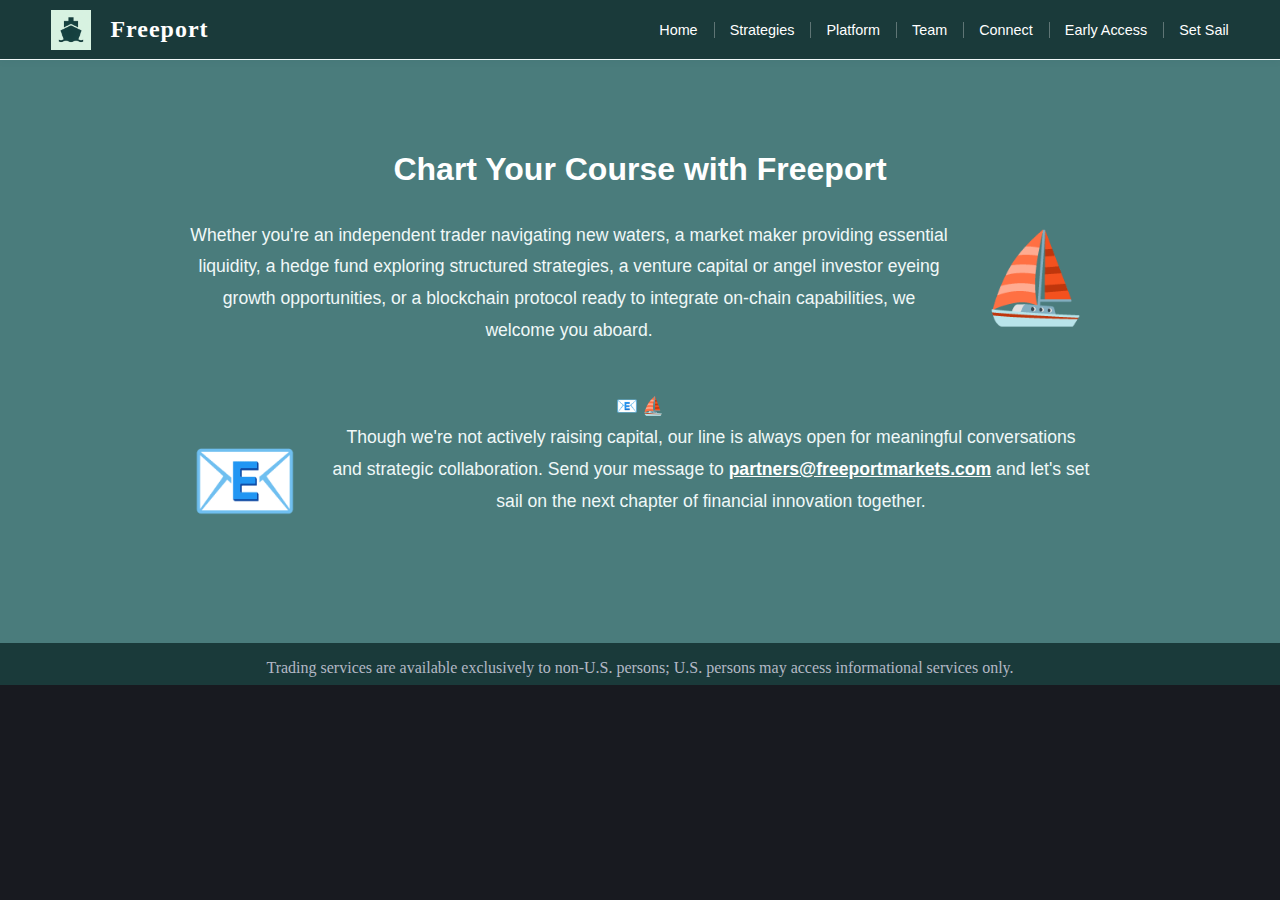
<file: contact.html>
<!DOCTYPE html>
<html lang="en">
<head>
  <meta charset="UTF-8">
  <meta name="viewport" content="width=device-width,initial-scale=1.0">
  <title>Contact Us | Freeport</title>
  <link rel="icon" type="image/png" href="freeport.png">
  <link rel="stylesheet" href="styles.css">
  <link href="https://fonts.googleapis.com/css2?family=Inter:wght@700;500;400&display=swap" rel="stylesheet">
</head>
<body>
  <header>
    <div class="logo-img-wrap">
      <img src="freeport.png" alt="Freeport Logo" class="logo-img" />
      <div class="mobile-dropdown-trigger">
        <div class="logo-text">Freeport</div>
        <div class="dropdown-arrow">▼</div>
      </div>
    </div>
    <nav class="desktop-nav">
      <a href="index.html" class="home-nav">Home</a>
      <a href="index.html#offer">Strategies</a>
      <a href="index.html#how">Platform</a>
      <a href="team.html">Team</a>
      <a href="contact.html">Connect</a>
      <a href="early-access.html" class="cta-nav">Early Access</a>
      <a href="login.html" class="cta-nav">Set Sail</a>
    </nav>
    <nav class="mobile-nav">
      <a href="index.html">Home</a>
      <a href="index.html#offer">Strategies</a>
      <a href="index.html#how">Platform</a>
      <a href="team.html">Team</a>
      <a href="contact.html">Connect</a>
      <a href="early-access.html">Early Access</a>
      <a href="login.html">Set Sail</a>
    </nav>
  </header>

  <section id="contact" class="section contact">
    <h2 class="contact-headline">Chart Your Course with Freeport</h2>
    
    <div class="contact-content">
      <div class="contact-message">
        <div class="message-with-icon">
          <p>Whether you're an independent trader navigating new waters, a market maker providing essential liquidity, a hedge fund exploring structured strategies, a venture capital or angel investor eyeing growth opportunities, or a blockchain protocol ready to integrate on-chain capabilities, we welcome you aboard.</p>
          <a href="mailto:partners@freeportmarkets.com" class="icon-link"><div class="sailboat-icon">⛵</div></a>
        </div>
        
        <div class="contact-emoji-container">
          <span class="contact-emoji">📧</span>
          <span class="contact-emoji">⛵</span>
        </div>
        
        <div class="message-with-icon">
          <a href="mailto:partners@freeportmarkets.com" class="icon-link"><div class="bottle-icon">📧</div></a>
          <p>Though we're not actively raising capital, our line is always open for meaningful conversations and strategic collaboration. Send your message to <a href="mailto:partners@freeportmarkets.com" class="email-link">partners@freeportmarkets.com</a> and let's set sail on the next chapter of financial innovation together.</p>
        </div>
      </div>
    </div>
  </section>

  <footer>
    <div class="footer-content">
      <span>Trading services are available exclusively to non-U.S. persons; U.S. persons may access informational services only.</span>
    </div>
  </footer>

  <script>
    // Mobile dropdown functionality
    document.addEventListener('DOMContentLoaded', function() {
      const dropdownTrigger = document.querySelector('.mobile-dropdown-trigger');
      const mobileNav = document.querySelector('.mobile-nav');
      const dropdownArrow = document.querySelector('.dropdown-arrow');
      
      if (dropdownTrigger && mobileNav) {
        dropdownTrigger.addEventListener('click', function(e) {
          e.preventDefault();
          e.stopPropagation();
          dropdownTrigger.classList.toggle('active');
          mobileNav.classList.toggle('active');
          if (dropdownArrow) {
            dropdownArrow.style.transform = mobileNav.classList.contains('active') ? 'rotate(180deg)' : 'rotate(0deg)';
          }
        });
        
        // Close dropdown when clicking outside
        document.addEventListener('click', function(e) {
          if (!dropdownTrigger.contains(e.target) && !mobileNav.contains(e.target)) {
            dropdownTrigger.classList.remove('active');
            mobileNav.classList.remove('active');
            if (dropdownArrow) {
              dropdownArrow.style.transform = 'rotate(0deg)';
            }
          }
        });
      }
    });
  </script>
</body>
</html>
</file>
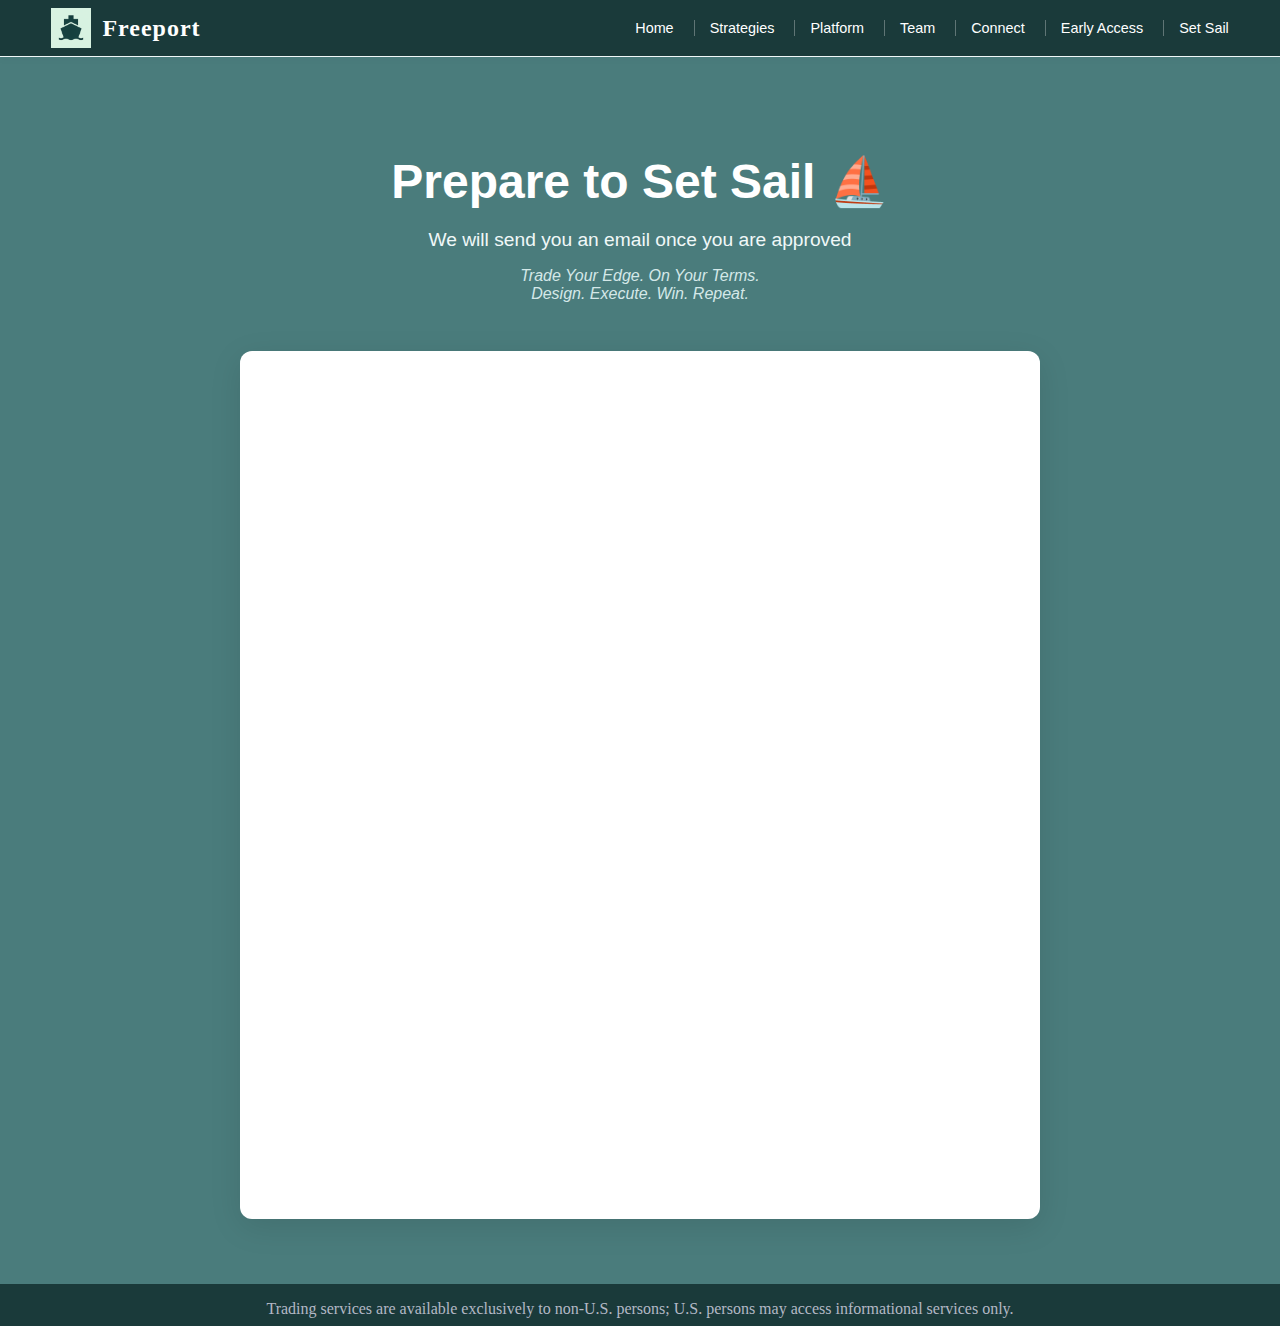
<file: early-access.html>
<!DOCTYPE html>
<html lang="en">
<head>
  <meta charset="UTF-8">
  <meta name="viewport" content="width=device-width,initial-scale=1.0">
  <title>Request Early Access | Freeport</title>
  <link rel="icon" type="image/png" href="freeport.png">
  <link rel="stylesheet" href="styles.css">
  <link href="https://fonts.googleapis.com/css2?family=Inter:wght@700;500;400&display=swap" rel="stylesheet">
</head>
<body>
  <header>
    <div class="logo-img-wrap">
      <img src="freeport.png" alt="Freeport Logo" class="logo-img" />
      <div class="logo-text">Freeport</div>
    </div>
    <nav>
      <a href="index.html" class="home-nav">Home</a>
      <a href="index.html#offer">Strategies</a>
      <a href="index.html#how">Platform</a>
      <a href="team.html">Team</a>
      <a href="contact.html">Connect</a>
      <a href="early-access.html" class="cta-nav">Early Access</a>
      <a href="login.html" class="cta-nav">Set Sail</a>
    </nav>
  </header>

  <section id="early-access" class="section">
    <div class="early-access-content">
      <h1 class="early-access-headline">Prepare to Set Sail <span class="sailboat-emoji">⛵</span></h1>
      <p class="early-access-subtitle">We will send you an email once you are approved</p>
      <p class="early-access-tagline"><em>Trade Your Edge. On Your Terms.<br>Design. Execute. Win. Repeat.</em></p>
      
      <div class="form-container">
        <iframe 
          src="https://forms.gle/M2sntFXnU7AHGeD47" 
          width="100%" 
          height="800px" 
          frameborder="0" 
          marginheight="0" 
          marginwidth="0">
          Loading…
        </iframe>
      </div>
    </div>
  </section>

  <footer>
    <div class="footer-content">
      <span>Trading services are available exclusively to non-U.S. persons; U.S. persons may access informational services only.</span>
    </div>
  </footer>
</body>
</html>
</file>
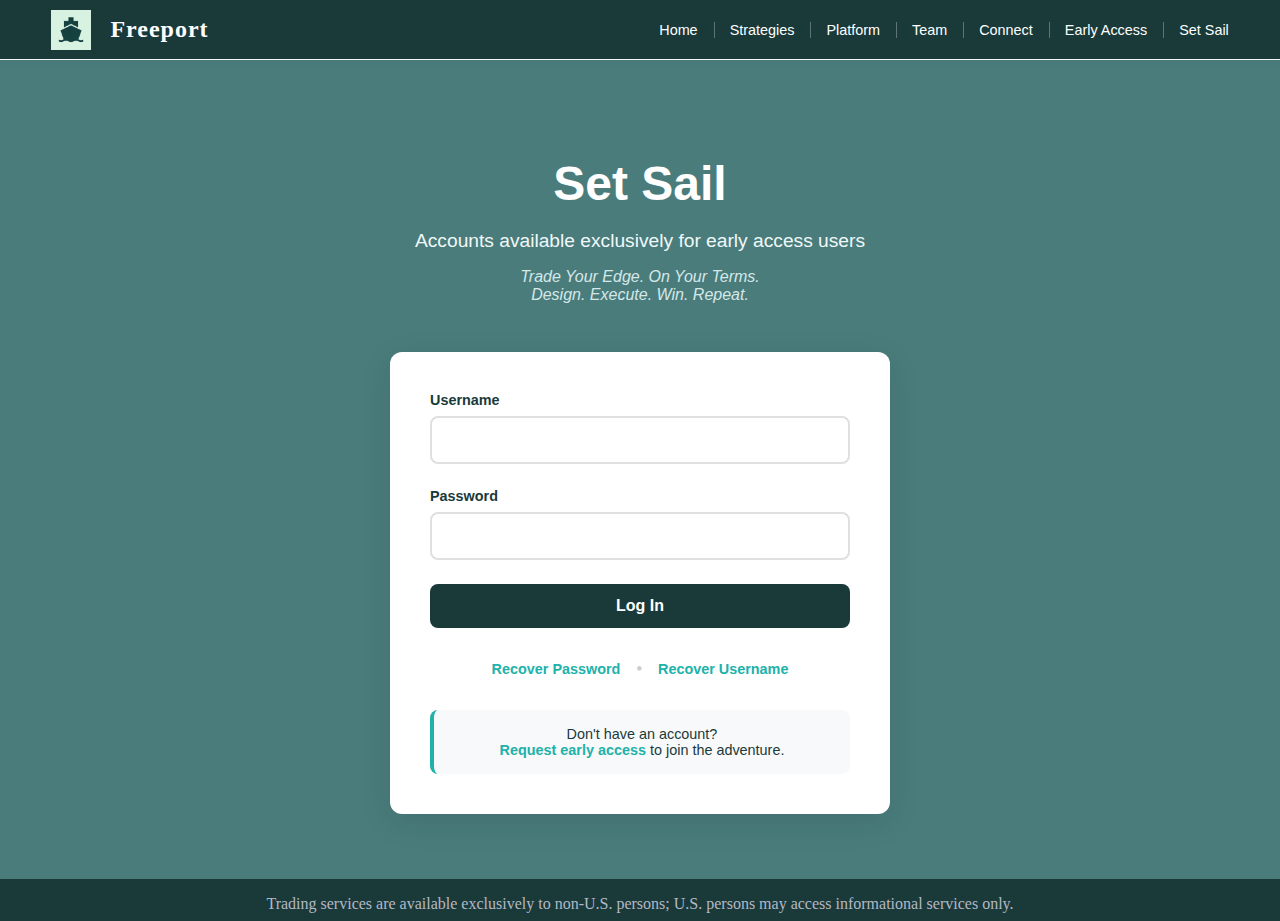
<file: login.html>
<!DOCTYPE html>
<html lang="en">
<head>
  <meta charset="UTF-8">
  <meta name="viewport" content="width=device-width,initial-scale=1.0">
  <title>Set Sail | Freeport</title>
  <link rel="icon" type="image/png" href="freeport.png">
  <link rel="stylesheet" href="styles.css">
  <link href="https://fonts.googleapis.com/css2?family=Inter:wght@700;500;400&display=swap" rel="stylesheet">
</head>
<body>
  <header>
    <div class="logo-img-wrap">
      <img src="freeport.png" alt="Freeport Logo" class="logo-img" />
      <div class="logo-text mobile-dropdown-trigger">Freeport</div>
      <div class="dropdown-arrow">▼</div>
    </div>
    <nav class="desktop-nav">
      <a href="index.html" class="home-nav">Home</a>
      <a href="index.html#offer">Strategies</a>
      <a href="index.html#how">Platform</a>
      <a href="team.html">Team</a>
      <a href="contact.html">Connect</a>
      <a href="early-access.html" class="cta-nav">Early Access</a>
      <a href="login.html" class="cta-nav">Set Sail</a>
    </nav>
    <nav class="mobile-nav">
      <a href="index.html">Home</a>
      <a href="index.html#offer">Strategies</a>
      <a href="index.html#how">Platform</a>
      <a href="team.html">Team</a>
      <a href="contact.html">Connect</a>
      <a href="early-access.html">Early Access</a>
      <a href="login.html">Set Sail</a>
    </nav>
  </header>

  <section id="login" class="section">
    <div class="login-content">
      <h1 class="login-headline">Set Sail</h1>
      <p class="login-subtitle">Accounts available exclusively for early access users</p>
      <p class="login-tagline"><em>Trade Your Edge. On Your Terms.<br>Design. Execute. Win. Repeat.</em></p>
      
      <div class="login-container">
        <form class="login-form">
          <div class="form-group">
            <label for="username">Username</label>
            <input type="text" id="username" name="username" required>
          </div>
          
          <div class="form-group">
            <label for="password">Password</label>
            <input type="password" id="password" name="password" required>
          </div>
          
          <button type="submit" class="login-btn">Log In</button>
        </form>
        
        <div class="login-options">
          <a href="#" class="login-link">Recover Password</a>
          <span class="login-divider">•</span>
          <a href="#" class="login-link">Recover Username</a>
        </div>
        
        <div class="login-notice">
          <p>Don't have an account?</p>
          <p><a href="early-access.html">Request early access</a> to join the adventure.</p>
        </div>
      </div>
    </div>
  </section>

  <footer>
    <div class="footer-content">
      <span>Trading services are available exclusively to non-U.S. persons; U.S. persons may access informational services only.</span>
    </div>
  </footer>

  <script>
    // Mobile dropdown functionality
    document.addEventListener('DOMContentLoaded', function() {
      const dropdownTrigger = document.querySelector('.mobile-dropdown-trigger');
      const mobileNav = document.querySelector('.mobile-nav');
      const dropdownArrow = document.querySelector('.dropdown-arrow');
      
      if (dropdownTrigger && mobileNav) {
        dropdownTrigger.addEventListener('click', function(e) {
          e.preventDefault();
          e.stopPropagation();
          dropdownTrigger.classList.toggle('active');
          mobileNav.classList.toggle('active');
          if (dropdownArrow) {
            dropdownArrow.style.transform = mobileNav.classList.contains('active') ? 'rotate(180deg)' : 'rotate(0deg)';
          }
        });
        
        // Close dropdown when clicking outside
        document.addEventListener('click', function(e) {
          if (!dropdownTrigger.contains(e.target) && !mobileNav.contains(e.target)) {
            dropdownTrigger.classList.remove('active');
            mobileNav.classList.remove('active');
            if (dropdownArrow) {
              dropdownArrow.style.transform = 'rotate(0deg)';
            }
          }
        });
      }
    });
  </script>
</body>
</html>
</file>
<file: styles.css>
html {
  width: 100%;
  overflow-x: hidden;
}

body {
  background: #181A20;
  color: #fff;
  font-family: Didot, serif;
  margin: 0;
  min-height: 100vh;
  width: 100%;
  overflow-x: hidden;
}

header {
  display: flex;
  justify-content: space-between;
  align-items: center;
  padding: 0.5rem 4vw 0.5rem 4vw;
  background: #1a3a3a;
  box-shadow: 0 2px 8px rgba(30,40,80,0.04);
  position: sticky;
  top: 0;
  z-index: 100;
  border-bottom: 1px solid #f0f8f8;
}
.logo-img-wrap {
  display: flex;
  align-items: center;
  gap: 0.7rem;
}

.dropdown-arrow {
  display: none;
  font-size: 1.2rem;
  color: #fff;
  margin-left: 0;
  transition: transform 0.3s ease;
  pointer-events: none;
  user-select: none;
}

.mobile-dropdown-trigger {
  cursor: pointer;
  pointer-events: auto;
  text-decoration: none;
  color: inherit;
  display: flex;
  align-items: center;
  gap: 0.5rem;
  padding: 0.5rem;
  border-radius: 4px;
  transition: background-color 0.2s ease;
}

.mobile-dropdown-trigger:hover {
  text-decoration: none;
  color: inherit;
}

.mobile-dropdown-trigger:focus {
  outline: none;
  text-decoration: none;
  color: inherit;
}

.mobile-dropdown-trigger.active .dropdown-arrow {
  transform: rotate(180deg);
}

.mobile-dropdown-trigger:hover {
  background-color: rgba(255, 255, 255, 0.1);
}
.logo-img {
  height: 40px;
}
.logo-text {
  font-size: 1.5rem;
  font-weight: 700;
  color: #fff;
  display: flex;
  align-items: flex-end;
  letter-spacing: 1px;
}
.desktop-nav {
  display: flex;
  align-items: center;
}

.mobile-nav {
  display: none;
  position: absolute;
  top: 100%;
  left: 0;
  right: 0;
  background: #1a3a3a;
  flex-direction: column;
  padding: 1rem 0;
  box-shadow: 0 4px 8px rgba(0,0,0,0.1);
  z-index: 99;
  transform: translateY(-20px);
  opacity: 0;
  visibility: hidden;
  transition: all 0.4s cubic-bezier(0.4, 0, 0.2, 1);
}

.mobile-nav.active {
  display: flex;
  transform: translateY(0);
  opacity: 1;
  visibility: visible;
}

.mobile-nav a {
  padding: 0.5rem 2rem;
  text-decoration: none;
  color: #ffffff;
  font-weight: 500;
  font-size: 1.1rem;
  font-family: -apple-system, BlinkMacSystemFont, "Segoe UI", Roboto, sans-serif;
  transition: background 0.2s;
  border-bottom: 1px solid rgba(255,255,255,0.1);
  display: flex;
  align-items: center;
  width: 100%;
  text-align: left;
  background: none;
  border-radius: 0;
  box-shadow: none;
  margin: 0;
  min-height: 48px;
}

.mobile-nav a:last-child {
  border-bottom: none;
}

/* Add thicker divider between Early Access and Set Sail */
.mobile-nav a[href="early-access.html"] {
  border-bottom: 1px solid rgba(255,255,255,0.1);
}

.mobile-nav a.cta-nav {
  background: none !important;
  color: #ffffff !important;
  font-weight: 500 !important;
  padding: 0.3rem 2rem !important;
  border-radius: 0 !important;
  font-size: 1.1rem !important;
  font-family: -apple-system, BlinkMacSystemFont, "Segoe UI", Roboto, sans-serif !important;
  text-decoration: none !important;
  box-shadow: none !important;
  transition: background 0.2s !important;
  margin: 0 !important;
}

.mobile-nav a:hover {
  background: rgba(255,255,255,0.1);
}

/* Add vertical lines to mobile navigation */
.mobile-nav a:not(:first-child)::before {
  content: '';
  position: absolute;
  left: -0.6rem;
  top: 50%;
  transform: translateY(-50%);
  width: 1px;
  height: 1rem;
  background-color: rgba(255, 255, 255, 0.3);
}

nav a {
  margin-left: 2rem;
  text-decoration: none;
  color: #ffffff;
  font-weight: 500;
  font-size: 0.9rem;
  font-family: -apple-system, BlinkMacSystemFont, "Segoe UI", Roboto, sans-serif;
  transition: color 0.2s;
  position: relative;
}

nav a:not(:first-child)::before {
  content: '';
  position: absolute;
  left: -1rem;
  top: 50%;
  transform: translateY(-50%);
  width: 1px;
  height: 1rem;
  background-color: rgba(255, 255, 255, 0.3);
}
nav a:hover {
  opacity: 0.7;
  transition: opacity 0.2s ease;
}

nav a.home-nav {
  /* Same styling as other nav links */
}

nav a.cta-nav {
  background: none;
  color: #ffffff;
  font-weight: 500;
  padding: 0;
  border-radius: 0;
  font-size: 0.9rem;
  font-family: -apple-system, BlinkMacSystemFont, "Segoe UI", Roboto, sans-serif;
  text-decoration: none;
  box-shadow: none;
  transition: opacity 0.2s ease;
  margin-left: 2rem;
}

nav a.cta-nav:hover {
  opacity: 0.7;
  transition: opacity 0.2s ease;
}

/* Team Page Styles */
.team-headline {
  font-size: 3rem;
  font-weight: 700;
  color: #0d2b2b !important;
  text-align: center;
  margin-bottom: 1rem;
  font-family: -apple-system, BlinkMacSystemFont, "Segoe UI", Roboto, sans-serif;
}

.team-subtitle {
  font-size: 1.2rem;
  color: #0d2b2b;
  text-align: center;
  margin-bottom: 3rem;
  max-width: 800px;
  margin-left: auto;
  margin-right: auto;
  line-height: 1.6;
  font-family: -apple-system, BlinkMacSystemFont, "Segoe UI", Roboto, sans-serif;
}

.team-grid {
  display: grid;
  grid-template-columns: 1fr 1fr;
  gap: 4rem;
  max-width: 1200px;
  margin: 0 auto;
  position: relative;
  z-index: 2;
}

.team-member {
  text-align: center;
  transition: transform 0.3s ease, box-shadow 0.3s ease;
  max-width: 375px;
  margin: 0 auto;
}

.team-member:hover {
  /* Hover effects removed */
}

.member-avatar {
  margin-bottom: 1.5rem;
}

.avatar-link {
  display: block;
  text-decoration: none;
  transition: transform 0.3s ease, opacity 0.2s ease;
}

.avatar-link:hover {
  transform: scale(1.05);
  opacity: 0.9;
}

.member-photo {
  width: 120px;
  height: 120px;
  border-radius: 50%;
  object-fit: cover;
  border: 3px solid #20B2AA;
  margin: 0 auto;
  display: block;
  box-shadow: 0 4px 12px rgba(32, 178, 170, 0.3);
}

.member-name {
  font-size: 1.8rem;
  font-weight: 700;
  color: #d4e8e8;
  margin-bottom: 0.5rem;
  font-family: -apple-system, BlinkMacSystemFont, "Segoe UI", Roboto, sans-serif;
}

.member-title {
  font-size: 1.4rem;
  color: #d4e8e8;
  font-weight: 600;
  margin-bottom: 1rem;
  font-family: -apple-system, BlinkMacSystemFont, "Segoe UI", Roboto, sans-serif;
}

.member-bio {
  font-size: 1.1rem;
  color: #d4e8e8;
  line-height: 1.6;
  margin: 0;
  font-family: -apple-system, BlinkMacSystemFont, "Segoe UI", Roboto, sans-serif;
}

.member-bio .highlight {
  color: #d4e8e8;
  font-weight: 700;
  transition: color 0.3s ease;
}

.member-bio .highlight:hover {
  color: #ffffff;
}

.member-links {
  margin-top: 1rem;
  display: flex;
  gap: 1.5rem;
  justify-content: center;
}

.member-link {
  font-size: 0.9rem;
  color: #d4e8e8;
  font-weight: 600;
  text-decoration: none;
  font-family: -apple-system, BlinkMacSystemFont, "Segoe UI", Roboto, sans-serif;
  transition: opacity 0.2s ease;
}

.member-link:hover {
  opacity: 0.7;
}

.link-icon {
  margin-right: 0.3rem;
}

@media (max-width: 768px) {
  .team-grid {
    grid-template-columns: 1fr;
    gap: 1.5rem;
  }
  
  .team-headline {
    font-size: 2.5rem;
  }
  
  .team-subtitle {
    font-size: 1.1rem;
  }
}

/* Early Access Page Styles */
.section#early-access {
  background: #4a7c7c;
  padding: 4rem 2rem;
}

.early-access-content {
  max-width: 800px;
  margin: 0 auto;
  text-align: center;
}

.early-access-headline {
  font-size: 3rem;
  font-weight: 700;
  color: #ffffff;
  margin-bottom: 1rem;
  font-family: -apple-system, BlinkMacSystemFont, "Segoe UI", Roboto, sans-serif;
}

.early-access-subtitle {
  font-size: 1.2rem;
  color: #f0f8f8;
  margin-bottom: 1rem;
  font-family: -apple-system, BlinkMacSystemFont, "Segoe UI", Roboto, sans-serif;
}

.early-access-tagline {
  font-size: 1rem;
  color: #d4e8e8;
  margin-bottom: 3rem;
  font-family: -apple-system, BlinkMacSystemFont, "Segoe UI", Roboto, sans-serif;
  font-style: italic;
}

.form-container {
  background: #ffffff;
  border-radius: 12px;
  padding: 2rem;
  box-shadow: 0 8px 32px rgba(0, 0, 0, 0.1);
}

.form-container iframe {
  border-radius: 8px;
}

.early-access-headline .sailboat-emoji {
  display: inline-block;
  transition: transform 0.3s cubic-bezier(0.4, 1.4, 0.6, 1);
  will-change: transform;
}
.early-access-headline .sailboat-emoji:hover {
  transform: scale(1.35) translateY(-10px) rotate(-8deg);
}

@media (max-width: 768px) {
  .early-access-headline {
    font-size: 2.5rem;
  }
  
  .early-access-subtitle {
    font-size: 1.1rem;
  }
  
  .form-container {
    padding: 1rem;
  }
}

/* Contact Page Styles */
.section#contact {
  background: #4a7c7c;
}

.section#team {
  background: transparent;
  position: relative;
  padding-top: 2rem;
  overflow: hidden;
}

.section#team::before {
  content: '';
  position: absolute;
  top: 0;
  left: 0;
  right: 0;
  bottom: 0;
  background: rgba(255, 255, 255, 0.7);
  z-index: 1;
}

.team-bg-video {
  position: absolute;
  top: 0;
  left: 0;
  width: 100%;
  height: 100%;
  object-fit: cover;
  z-index: 1;
  opacity: 1.2;
  pointer-events: none;
}

/* Removed conflicting z-index rule */

.contact-headline {
  font-size: 3rem;
  font-weight: 700;
  color: #ffffff;
  text-align: center;
  margin-bottom: 2rem;
  font-family: -apple-system, BlinkMacSystemFont, "Segoe UI", Roboto, sans-serif;
}

.contact-content {
  max-width: 900px;
  margin: 0 auto;
}

.contact-message {
  font-size: 1.1rem;
  line-height: 1.8;
  color: #f0f8f8;
}

.contact-message p {
  margin-bottom: 1.5rem;
  font-family: -apple-system, BlinkMacSystemFont, "Segoe UI", Roboto, sans-serif;
}

.message-with-icon {
  display: flex;
  align-items: flex-start;
  gap: 2rem;
  margin-bottom: 2rem;
}

.message-with-icon p {
  flex: 1;
  margin: 0;
}

.sailboat-icon {
  font-size: 5.5rem;
  color: #ffffff;
  flex-shrink: 0;
  margin-top: -1.2rem;
  transition: transform 0.3s ease;
}

.sailboat-icon:hover {
  transform: scale(1.2);
}

.bottle-icon {
  font-size: 5.5rem;
  color: #ffffff;
  flex-shrink: 0;
  margin-top: -1.2rem;
  transition: transform 0.3s ease;
}

.bottle-icon:hover {
  transform: scale(1.2);
}

.highlight-contact {
  color: #ffffff;
  font-weight: 600;
  transition: transform 0.2s ease;
}

.highlight-contact:hover {
  transform: scale(1.05);
}

.email-link {
  color: #ffffff;
  text-decoration: underline;
  font-weight: 600;
  transition: transform 0.2s ease;
}

.email-link:hover {
  transform: scale(1.05);
  text-decoration: underline;
}

.icon-link {
  text-decoration: none !important;
  cursor: pointer;
  display: flex;
  align-items: center;
}

.icon-link:focus, .icon-link:active {
  outline: none;
}

.icon-link:hover .sailboat-icon,
.icon-link:hover .bottle-icon {
  filter: brightness(1.2);
}


@media (max-width: 900px) {
  .message-with-icon {
    flex-direction: column;
    gap: 1rem;
    text-align: center;
  }
  
  .sailboat-icon,
  .bottle-icon {
    align-self: center;
    margin-top: 0;
  }
  
  .contact-headline {
    font-size: 2.5rem;
  }
}

.hero {
  background: linear-gradient(90deg, #181A20 0%, #23263a 100%);
  color: #fff;
  padding: 0;
  text-align: center;
  position: relative;
  overflow: hidden;
  min-height: 100vh;
  height: 100vh;
}

.hero-bg-video {
  position: absolute;
  top: 0; left: 0;
  width: 100%; height: 100%;
  object-fit: cover;
  z-index: 1;
  opacity: 0.70;
  pointer-events: none;
}

.hero-content {
  position: relative;
  z-index: 2;
  text-align: center;
  text-shadow: 0 2px 16px rgba(0,0,0,0.25);
  display: flex;
  flex-direction: column;
  align-items: center;
  justify-content: center;
  height: 100%;
  width: 100%;
  max-width: none;
  padding: 0 2vw;
  margin-top: -10vh;
}
.hero h1 {
  font-size: 2.8rem;
  font-weight: 700;
  margin-bottom: 1.35rem;
}

.hero h1.hero-headline {
  font-family: "Times New Roman", serif;
  font-size: 5rem;
  line-height: 1.1;
  letter-spacing: 0.02em;
  text-align: center;
  font-weight: 100;
  margin-bottom: 1rem;
  text-shadow: 0 2px 16px rgba(0,0,0,0.3);
}


.hero-subtitle {
  font-size: 1.3rem;
  color: #f0f8f8;
  margin-bottom: 2.5rem;
  font-weight: 500;
  font-family: -apple-system, BlinkMacSystemFont, "Segoe UI", Roboto, sans-serif;
}
.cta {
  display: inline-block;
  background: #1a3a3a;
  color: #ffffff;
  font-weight: 700;
  padding: 0.2em 0.5em;
  border-radius: 2em;
  font-size: 1rem;
  font-family: -apple-system, BlinkMacSystemFont, "Segoe UI", Roboto, sans-serif;
  text-decoration: none;
  box-shadow: 0 2px 8px rgba(30,40,80,0.08);
  transition: background 0.2s, color 0.2s;
}
.cta:hover {
  background: #1a3a3a;
  color: #fff;
}



.section {
  padding: 4rem 4vw 3rem 4vw;
  background: #181A20;
}

.section#how {
  background: #4a7c7c;
}

.section#vision {
  background: #f0f8f8;
  position: relative;
  overflow: hidden;
}

.vision-bg-video {
  position: absolute;
  top: 0;
  left: 0;
  width: 100%;
  height: 100%;
  object-fit: cover;
  z-index: 1;
  opacity: 0.33;
  pointer-events: none;
}

.section#vision .vision-headline,
.section#vision .vision-content {
  position: relative;
  z-index: 2;
}

.section#vision .vision-headline {
  font-size: 2.5rem;
  font-weight: 700;
  color: #2d5a5a !important;
  text-align: center;
  margin-bottom: 2rem;
  font-family: "Times New Roman", serif;
}

.vision-content {
  text-align: center;
  max-width: 900px;
  margin: 0 auto;
}

.vision-content p {
  font-size: 1.2rem;
  color: #1a3a3a;
  line-height: 1.8;
  font-family: "Times New Roman", serif;
  margin-bottom: 1.5rem;
}

.vision-highlight {
  color: #0d2b2b;
  font-weight: 600;
  background: linear-gradient(90deg, #1a3a3a, #2d5a5a);
  background-size: 200% 100%;
  background-clip: text;
  -webkit-background-clip: text;
  -webkit-text-fill-color: transparent;
  animation: visionGlow 4s ease-in-out infinite;
  transition: all 0.3s ease;
}

.vision-highlight:hover {
  transform: scale(1.02);
  filter: brightness(1.1);
}

@keyframes visionGlow {
  0%, 100% {
    background-position: 0% 50%;
  }
  50% {
    background-position: 100% 50%;
  }
}

.section#how .how-headline {
  font-size: 3rem;
  font-weight: 700;
  color: #ffffff;
  text-align: center;
  margin-bottom: 2rem;
  font-family: -apple-system, BlinkMacSystemFont, "Segoe UI", Roboto, sans-serif;
  text-transform: uppercase;
}

.section#how .how-headline span,
.backend-headline span {
  display: inline-block;
  transition: transform 0.3s ease, color 0.3s ease;
  cursor: pointer;
}

.section#how .how-headline span:hover,
.backend-headline span:hover {
  transform: scale(1.1);
  color: #d4e8e8;
}

.backend-headline {
  font-size: 3rem;
  font-weight: 700;
  color: #ffffff;
  text-align: center;
  margin-top: 3rem;
  margin-bottom: 2rem;
  font-family: -apple-system, BlinkMacSystemFont, "Segoe UI", Roboto, sans-serif;
  text-transform: uppercase;
}

.backend-headline {
  font-size: 3rem;
  font-weight: 700;
  color: #ffffff;
  text-align: center;
  margin-top: 3rem;
  margin-bottom: 2rem;
  font-family: -apple-system, BlinkMacSystemFont, "Segoe UI", Roboto, sans-serif;
  text-transform: uppercase;
}

.backend-description {
  max-width: 900px;
  margin: 0 auto;
  text-align: center;
  padding: 0 2rem;
}

.backend-description p {
  font-size: 1.1rem;
  line-height: 1.7;
  color: #ffffff;
  font-family: -apple-system, BlinkMacSystemFont, "Segoe UI", Roboto, sans-serif;
  font-weight: 400;
}

.tech-highlight {
  color: #ffffff;
  font-weight: 600;
  background: linear-gradient(90deg, #ffffff, #b8d8d8, #ffffff);
  background-size: 200% 100%;
  background-clip: text;
  -webkit-background-clip: text;
  -webkit-text-fill-color: transparent;
  animation: techGlow 3s ease-in-out infinite;
  transition: all 0.3s ease;
}

.tech-highlight:hover {
  transform: scale(1.05);
  filter: brightness(1.2);
}

@keyframes techGlow {
  0%, 100% {
    background-position: 0% 50%;
  }
  50% {
    background-position: 100% 50%;
  }
}
.section.alt {
  background: #23263a;
}
.section h2 {
  font-size: 2rem;
  font-weight: 700;
  margin-bottom: 2rem;
  color: #ffffff;
}

.about-grid, .why-grid, .market-grid, .advantage-grid {
  display: flex;
  flex-wrap: wrap;
  gap: 2rem;
  justify-content: center;
  margin-top: 2rem;
}
.about-card, .why-card, .market-card, .advantage-card {
  background: #23263a;
  border-radius: 1.2em;
  padding: 2rem 1.5rem;
  flex: 1 1 260px;
  max-width: 340px;
  text-align: left;
  box-shadow: 0 2px 8px rgba(30,40,80,0.04);
}
.about-card h3, .why-card h3, .market-card h3, .advantage-card h3 {
  color: #1a3a3a;
  font-size: 1.15rem;
  font-weight: 600;
  margin-bottom: 0.7rem;
}

.steps {
  display: flex;
  flex-wrap: wrap;
  gap: 2rem;
  justify-content: center;
  margin-top: 2rem;
}

.how-diagram {
  display: flex;
  align-items: center;
  justify-content: center;
  gap: 1.5rem;
  margin-top: 3rem;
  flex-wrap: wrap;
}

.diagram-step {
  text-align: center;
  min-width: 180px;
  max-width: 200px;
}

.diagram-image {
  margin-bottom: 1.5rem;
}

.step-img {
  width: 160px;
  height: 160px;
  object-fit: contain;
  filter: brightness(0) saturate(100%) invert(100%) sepia(0%) saturate(0%) hue-rotate(0deg) brightness(0.96);
  transition: transform 0.3s ease, filter 0.3s ease;
  cursor: pointer;
}

.step-img:hover {
  transform: scale(1.15);
  filter: brightness(0) saturate(100%) invert(100%) sepia(0%) saturate(0%) hue-rotate(0deg) brightness(1.1);
}

.diagram-step h4 {
  color: #f5f5f5;
  font-size: 1.1rem;
  font-weight: 600;
  margin-bottom: 0.5rem;
  font-family: -apple-system, BlinkMacSystemFont, "Segoe UI", Roboto, sans-serif;
}

.diagram-step p {
  color: #f5f5f5;
  font-size: 0.9rem;
  line-height: 1.3;
  margin: 0;
  font-family: -apple-system, BlinkMacSystemFont, "Segoe UI", Roboto, sans-serif;
}

.diagram-arrow {
  font-size: 2.5rem;
  color: #f5f5f5;
  font-weight: 900;
}
.step {
  background: #23263a;
  border-radius: 1.2em;
  padding: 2rem 1.5rem;
  flex: 1 1 220px;
  max-width: 260px;
  text-align: center;
  box-shadow: 0 2px 8px rgba(30,40,80,0.04);
}
.step-icon {
  display: inline-block;
  background: #1a3a3a;
  color: #ffffff;
  font-weight: 700;
  border-radius: 50%;
  width: 2.2em;
  height: 2.2em;
  line-height: 2.2em;
  font-size: 1.2em;
  margin-bottom: 0.7rem;
}
.step h4 {
  color: #1a3a3a;
  font-size: 1.1rem;
  font-weight: 600;
  margin-bottom: 0.5rem;
}

.contact {
  text-align: center;
}
.signup-form {
  display: flex;
  gap: 0.5rem;
  justify-content: center;
  margin-bottom: 2rem;
  margin-top: 1.5rem;
}
.signup-form input[type="email"] {
  padding: 0.8em 1.2em;
  border-radius: 2em;
  border: none;
  font-size: 1rem;
  outline: none;
  min-width: 220px;
}
.signup-form button {
  background: #1a3a3a;
  color: #ffffff;
  font-weight: 700;
  border: none;
  border-radius: 2em;
  padding: 0.8em 2em;
  font-size: 1rem;
  cursor: pointer;
  transition: background 0.2s;
}
.signup-form button:hover {
  background: #1a3a3a;
  color: #fff;
}
.disclaimer {
  font-size: 0.95rem;
  color: #64748b;
  margin-top: 1.5rem;
}

footer {
  background: #1a3a3a;
  color: #b3b8c5;
  text-align: center;
  padding: 1rem 0 0.5rem 0;
  font-size: 1rem;
  margin-top: auto;
  border-top: 1px solid #4a7c7c;
}
.footer-content {
  display: flex;
  flex-direction: column;
  align-items: center;
  gap: 0.7rem;
}

.product-cards-section {
  background: #ebecf0;
  padding: 4rem 0 3rem 0;
  text-align: center;
}

.product-cards-title {
  color: #fff;
  font-size: 2.2rem;
  margin-bottom: 2rem;
  font-family: Didot, serif;
}

.product-cards-container {
  position: relative;
  width: 100%;
  max-width: 1200px;
  margin: 0 auto;
  min-height: 320px;
  height: 360px;
  perspective: 1200px;
  overflow: visible;
}

.product-card {
  position: absolute;
  top: 0; left: 50%;
  width: 340px;
  max-width: 90vw;
  min-width: 320px;
  opacity: 0;
  pointer-events: none;
  transition: 
    opacity 0.5s, 
    transform 0.5s cubic-bezier(.4,2,.6,1), 
    box-shadow 0.3s;
  z-index: 1;
  background: #23263a;
  color: #fff;
  border-radius: 1.2em;
  box-shadow: 0 8px 32px rgba(30,40,80,0.12), 0 2px 8px rgba(30,40,80,0.04);
  padding: 2rem 1.5rem;
  transform: translateX(-50%) scale(0.92) translateY(30px) rotateY(-20deg);
}

.product-card.center {
  opacity: 1;
  pointer-events: auto;
  z-index: 3;
  transform: translateX(-50%) scale(1.05) translateY(0) rotateY(0deg);
  box-shadow: 0 16px 48px rgba(30,40,80,0.18), 0 2px 8px rgba(30,40,80,0.08);
}

.product-card.left {
  opacity: 1;
  pointer-events: auto;
  z-index: 2;
  transform: translateX(-150%) scale(0.97) translateY(10px) rotateY(20deg);
}

.product-card.right {
  opacity: 1;
  pointer-events: auto;
  z-index: 2;
  transform: translateX(50%) scale(0.97) translateY(10px) rotateY(-20deg);
}

/* Removed hover effects from product cards for stability */

.product-cards-controls {
  margin-top: 2rem;
}

.product-cards-controls button {
  background: #1a3a3a;
  color: #fff;
  border: none;
  border-radius: 50%;
  width: 2.5rem;
  height: 2.5rem;
  font-size: 1.5rem;
  margin: 0 1rem;
  cursor: pointer;
  transition: background 0.2s;
}

.product-cards-controls button:hover {
  background: #3b82f6;
}

.products-showcase-section {
  background: #f0f8f8;
  padding: 2.5rem 0 4rem 0;
  width: 100%;
  max-width: none;
  margin: 0;
  display: flex;
  flex-direction: column;
  align-items: center;
  gap: 3rem;
  overflow: hidden;
  position: relative;
  z-index: 1;
}

.products-header {
  font-size: 2.8rem;
  font-weight: 700;
  color: #1a3a3a;
  text-align: center;
  margin-bottom: 0;
  font-family: -apple-system, BlinkMacSystemFont, "Segoe UI", Roboto, sans-serif;
}

.products-header .highlight {
  color: #20B2AA;
  letter-spacing: 0.2em;
  text-transform: uppercase;
  transition: transform 0.3s ease;
  display: inline-block;
}

.products-header .highlight:hover {
  transform: scale(1.05);
}

.section-tagline {
  font-size: 1.1rem;
  color: #20B2AA;
  text-align: center;
  margin: -1rem 0 0.5rem 0;
  font-family: -apple-system, BlinkMacSystemFont, "Segoe UI", Roboto, sans-serif;
  font-style: italic;
  font-weight: 700;
}
.product-row {
  display: flex;
  flex-direction: column;
  align-items: center;
  gap: 1.2rem;
  background: none;
  margin: 0;
  padding: 0;
  width: 320px;
}
.product-img {
  width: 260px;
  height: auto;
  border-radius: 1.2em;
  box-shadow: none;
  background: #fff;
  margin: 0 auto;
}
.product-desc {
  flex: 1;
  color: #1a3a3a;
  text-align: center;
  width: 100%;
  display: flex;
  flex-direction: column;
  justify-content: flex-start;
}
.product-desc h3 {
  font-size: 1rem;
  margin-bottom: 0.3rem;
  color: #1a3a3a;
  font-family: -apple-system, BlinkMacSystemFont, "Segoe UI", Roboto, sans-serif;
}
.product-desc p {
  font-size: 0.8rem;
  color: #1a3a3a;
  line-height: 1.4;
  margin: 0.45rem 0;
  font-family: -apple-system, BlinkMacSystemFont, "Segoe UI", Roboto, sans-serif;
}

/* Carousel styles */
.carousel-wrapper {
  width: 85%;
  max-width: none;
  margin: 0 auto 2rem auto;
  overflow: hidden;
  position: relative;
  min-height: 400px;
}

  .carousel-container {
    display: flex;
    align-items: center;
    justify-content: center;
    position: relative;
    width: 100%;
    max-width: none;
    margin: 0;
    overflow: visible;
    padding: 0;
    box-sizing: border-box;
    min-height: 280px;
  }

.carousel-container::before,
.carousel-container::after {
  content: '';
  position: absolute;
  top: 0;
  bottom: 0;
  width:3%;
  background: #f0f8f8;
  z-index: 5;
  pointer-events: none;
}

.carousel-container::before {
  left: 0;
}

.carousel-container::after {
  right: 0;
}

  .carousel-track {
    display: flex;
    transition: transform 300ms ease-out;
    width: 100%;
    justify-content: flex-start;
    height: 100%;
    transform: translateX(0);
    min-height: 280px;
  }

.carousel-track.bouncing {
  transition-duration: 400ms;
  transition-timing-function: cubic-bezier(0.68, -0.55, 0.27, 1.55);
}

.product-slide {
  flex: 0 0 calc(33.333% - 2px);
  display: flex;
  flex-direction: column;
  align-items: center;
  padding: 0.8rem 0.6rem;
  border-right: 1.2px solid #1a3a3a;
  min-width: 0;
  width: calc(100% / 3);
  box-sizing: border-box;
  height: 380px;
  overflow: hidden;
  text-align: center;
  margin-left: 0;
  transition: all 0.3s ease;
  cursor: pointer;
  position: relative;
  z-index: 1;
}

.product-slide:last-child {
  border-right: none;
}

.arrow-left, .arrow-right {
  font-size: 5rem;
  color: #4a7c7c;
  background: transparent;
  border: none;
  cursor: pointer;
  padding: 20px;
  position: absolute;
  top: calc(50%);
  transform: translateY(-50%);
  z-index: 100;
  height: 220px;
  display: flex;
  align-items: center;
  justify-content: center;
}

.arrow-left {
  left: -5%;
  /* moved further out */
  height: 220px;
}

.arrow-right {
  right: -5%;
  /* moved further out */
  height: 220px;
}

.arrow-left:hover, .arrow-right:hover {
  color: #1a3a3a;
  transform: translateY(-50%) scale(1.1);
}


@media (max-width: 900px) {
  .about-grid, .why-grid, .market-grid, .advantage-grid, .steps {
    flex-direction: column;
    gap: 1.2rem;
    align-items: stretch;
  }
  header {
    flex-direction: column;
    align-items: flex-start;
    gap: 1rem;
  }
  nav a {
    margin-left: 1.2rem;
    font-size: 1rem;
  }
  .products-showcase-section {
    flex-direction: column;
    gap: 2.5rem;
    align-items: center;
  }
  .product-row {
    width: 100%;
    max-width: 340px;
  }
  .product-img {
    width: 100%;
    max-width: 320px;
  }
}

@media (max-width: 600px) {
  .hero h1 {
    font-size: 1.5rem;
  }
  .section {
    padding: 2.2rem 4vw 1.5rem 4vw;
  }
  header {
    padding: 1.2rem 4vw 1rem 4vw;
  }
  .logo-img {
    height: 28px;
  }
  .logo-text {
    font-size: 1.1rem;
  }
}

@media (max-width: 1100px) {
  .product-cards-container {
    max-width: 98vw;
    gap: 1rem;
  }
  .product-card {
    min-width: 90vw;
    max-width: 95vw;
    padding: 1.2rem 0.7rem;
  }
}

/* Features section styles */
.marketplace-tagline {
  font-size: 2.8rem;
  font-weight: 700;
  color: #1a3a3a;
  text-align: center;
  margin: 0;
  font-family: -apple-system, BlinkMacSystemFont, "Segoe UI", Roboto, sans-serif;
}

.marketplace-tagline .highlight {
  color: #20B2AA;
  letter-spacing: 0.2em;
  text-transform: uppercase;
  transition: transform 0.3s ease;
  display: inline-block;
}

.marketplace-tagline .highlight:hover {
  transform: scale(1.05);
}

.features-container {
  display: flex;
  justify-content: space-between;
  align-items: center;
  gap: 5rem;
  margin-top: 0;
  padding: 0 0.5rem;
}

.feature-item {
  display: flex;
  flex-direction: column;
  align-items: center;
  text-align: center;
  flex: 1;
  transition: transform 0.3s ease;
}

.feature-item:hover {
  transform: scale(1.05);
  opacity: 0.8;
  transition: transform 0.3s ease, opacity 0.2s ease;
}

.feature-img {
  width: 220px;
  height: 220px;
  margin-bottom: 1rem;
  object-fit: contain;
}

.feature-symbol {
  font-size: 1.2rem;
  font-weight: 700;
  color: #1a3a3a;
  margin-bottom: 0.5rem;
  font-family: -apple-system, BlinkMacSystemFont, "Segoe UI", Roboto, sans-serif;
}

.feature-desc {
  font-size: 0.8rem;
  color: #1a3a3a;
  line-height: 1.3;
  font-family: -apple-system, BlinkMacSystemFont, "Segoe UI", Roboto, sans-serif;
}

@media (max-width: 768px) {
  .features-container {
    flex-direction: column;
    gap: 1.5rem;
  }
  
  .feature-item {
    flex-direction: row;
    gap: 1rem;
    text-align: left;
  }
  
  .feature-symbol {
    margin-bottom: 0;
    min-width: 120px;
  }
}

/* Comprehensive Mobile Styles - Scale Down Approach */
@media (max-width: 768px) {
  /* Global scale down */
  body {
    font-size: 0.8em;
  }
  
  /* Header & Navigation */
  header {
    padding: 1rem 1.5rem;
    position: relative;
  }
  
  .logo-img {
    height: 32px;
  }
  
  .logo-text {
    font-size: 1.2rem;
  }
  
  .dropdown-arrow {
    display: block;
  }
  
  .desktop-nav {
    display: none;
  }
  
  .mobile-nav {
    display: none;
  }
  
  nav a {
    font-size: 0.9rem;
    padding: 0.5rem 0.8rem;
    margin: 0 0.3rem;
  }
  
  nav a.cta-nav {
    font-size: 0.85rem;
    padding: 0.4rem 0.7rem;
    margin-left: 0.3rem;
    background: none !important;
    color: #ffffff !important;
    font-weight: 500 !important;
    border-radius: 0 !important;
    box-shadow: none !important;
  }
  
  /* Remove button styling from all CTA elements on mobile */
  .cta, nav a.cta-nav, button.cta {
    background: none !important;
    color: #ffffff !important;
    font-weight: 500 !important;
    padding: 0.4rem 0.7rem !important;
    border-radius: 0 !important;
    font-size: 0.85rem !important;
    font-family: -apple-system, BlinkMacSystemFont, "Segoe UI", Roboto, sans-serif !important;
    text-decoration: none !important;
    box-shadow: none !important;
    transition: background 0.2s !important;
    margin: 0 !important;
    border: none !important;
  }
  
  /* Add circles around hero CTA buttons on mobile */
  .hero-buttons {
    display: flex !important;
    justify-content: center !important;
    align-items: center !important;
    gap: 1rem !important;
    margin-top: 1.5rem !important;
  }
  
  .hero-buttons .cta {
    background: none !important;
    border: none !important;
    border-radius: 0 !important;
    padding: 0 !important;
    margin: 0 !important;
    color: #ffffff !important;
    font-weight: 600 !important;
    font-size: 1rem !important;
    text-decoration: underline !important;
    transition: opacity 0.2s ease !important;
    line-height: 1 !important;
    display: inline !important;
    align-items: center !important;
    justify-content: center !important;
    min-height: auto !important;
  }
  
  /* Override any conflicting .cta rules for hero buttons */
  .hero .hero-buttons .cta {
    color: #ffffff !important;
  }
  
  /* Force white color for hero buttons on mobile */
  .hero .hero-buttons a.cta {
    color: #ffffff !important;
  }
  
  .hero-buttons a.cta {
    color: #ffffff !important;
  }
  
  /* Most specific override for hero buttons */
  .hero .hero-content .hero-buttons .cta {
    color: #ffffff !important;
  }
  
  .hero .hero-content .hero-buttons a.cta {
    color: #ffffff !important;
  }
  
  /* Force white color with maximum specificity */
  body .hero .hero-content .hero-buttons .cta {
    color: #ffffff !important;
  }
  
  body .hero .hero-content .hero-buttons a.cta {
    color: #ffffff !important;
  }
  
  .hero-buttons .cta:hover {
    opacity: 0.7 !important;
  }
  
  .hero-buttons .cta:hover {
    background: rgba(255, 255, 255, 0.2) !important;
    border-color: rgba(255, 255, 255, 0.5) !important;
    transform: translateY(-2px) !important;
  }
  
  /* Hero Section */
  .hero {
    min-height: 90vh;
    height: 90vh;
  }
  
  .hero h1.hero-headline {
    font-size: 2.4rem;
    line-height: 1.2;
    margin-bottom: 0.8rem;
  }
  
  .hero-subtitle {
    font-size: 0.9rem;
    line-height: 1.4;
    max-width: 75%;
    margin-left: auto;
    margin-right: auto;
    margin-bottom: 0;
  }
  
  .cta:not(.hero-buttons .cta) {
    font-size: 1rem;
    padding: 0.2rem 0.5rem;
    min-height: 44px;
  }
  

  
  /* Section Headers */
  .products-header {
    font-size: 2.4rem;
    margin-bottom: 1.5rem;
    line-height: 0.9;
  }
  
  .marketplace-tagline {
    font-size: 2.4rem;
    margin: 1.5rem 0;
  }
  
  .section h2 {
    font-size: 2.4rem;
  }
  
  .section-tagline {
    font-size: 1rem;
  }
  
  .section {
    padding: 3rem 1.5rem;
  }
  
  /* Product Carousel */
  .carousel-container {
    margin: 0 -1rem;
    overflow: hidden;
  }
  
  .carousel-track {
    display: flex;
    transition: transform 0.3s ease;
    width: 100%;
  }
  
  .product-slide {
    flex: 0 0 80%;
    max-width: 80%;
    margin: 0 10%;
    padding: 0.4rem 0.3rem;
    min-height: 200px;
    height: auto;
    border-right: 1.2px solid #f0f8f8 !important;
    display: flex;
    flex-direction: column;
    justify-content: space-between;
  }
  
  .product-img {
    width: 80px;
    height: 80px;
    margin-bottom: 0.4rem;
  }
  
  .product-desc {
    flex: 1;
    display: flex;
    flex-direction: column;
    justify-content: center;
    padding: 0 0.1rem;
    width: 85%;
    margin: 0 auto;
  }
  
  .product-desc h3 {
    font-size: 0.8rem;
    margin-bottom: 0.2rem;
    line-height: 1.1;
  }
  
  .product-desc p {
    font-size: 0.8rem;
    line-height: 1.3;
    margin: 0;
    white-space: normal;
    word-break: break-word;
  }
  
  /* Mobile-specific text wrapping for header */
  .products-header {
    display: flex;
    flex-direction: column;
    align-items: center;
  }
  
  .products-header .highlight {
    display: block;
  }
  
  .arrow-left, .arrow-right {
    font-size: 3rem;
    padding: 15px;
    height: 160px;
    top: 50%;
    transform: translateY(-50%);
  }
  
  /* Features Section */
  .feature-img {
    width: 140px;
    height: 140px;
    margin-bottom: 0.8rem;
  }
  
  .feature-symbol {
    font-size: 1rem;
  }
  
  .feature-desc {
    font-size: 0.75rem;
  }
  
  /* Team Page */
  .team-grid {
    grid-template-columns: 1fr;
    gap: 2rem;
  }
  
  .member-photo {
    width: 90px;
    height: 90px;
  }
  
  .member-name {
    font-size: 1.4rem;
  }
  
  .member-title {
    font-size: 1.1rem;
  }
  
  .member-bio {
    font-size: 1rem;
    line-height: 1.5;
  }
  
  .member-links {
    gap: 1rem;
  }
  
  .member-link {
    font-size: 0.85rem;
  }
  
  /* Early Access Page */
  .early-access-headline {
    font-size: 2.2rem;
  }
  
  .early-access-subtitle {
    font-size: 1rem;
  }
  
  .early-access-tagline {
    font-size: 0.9rem;
  }
  
  .form-container {
    padding: 1.5rem;
  }
  
  .form-container iframe {
    height: 600px;
  }
  
  /* Contact Page */
  .contact-headline {
    font-size: 2.2rem;
  }
  
  .contact-message {
    font-size: 1rem;
  }
  
  .sailboat-icon, .bottle-icon {
    font-size: 4rem;
    margin-top: -0.8rem;
  }
  
  /* How It Works Section */
  .how-headline {
    font-size: 1.8rem;
  }
  
  .diagram-step h4 {
    font-size: 1.1rem;
  }
  
  .diagram-step p {
    font-size: 0.9rem;
  }
  
  .step-img {
    width: 60px;
    height: 60px;
  }
  
  /* Change arrows to point down on mobile */
  .diagram-arrow {
    transform: rotate(90deg);
    margin: 1rem 0;
  }
  
  /* Stack diagram steps vertically on mobile */
  .how-diagram {
    flex-direction: column;
    align-items: center;
    gap: 1rem;
  }
  
  .diagram-step {
    width: 100%;
    max-width: 300px;
  }
  
  /* Footer */
  .footer-content {
    font-size: 0.8rem;
    padding: 1rem 0.5rem;
  }
  
  /* Product Cards */
  .product-cards-title {
    font-size: 2rem;
  }
  
  .product-card {
    padding: 1.5rem 1rem;
    min-width: 85vw;
  }
  
  .product-card h3 {
    font-size: 1.3rem;
  }
  
  .product-card p {
    font-size: 0.9rem;
  }
  
  /* Vision Page */
  .vision-headline {
    font-size: 2.2rem;
  }
  
  .vision-content p {
    font-size: 1rem;
    line-height: 1.6;
  }
  
  /* Ensure touch-friendly buttons */
  button, .cta, nav a {
    min-height: 44px;
    min-width: 44px;
  }
  
  /* Improve spacing for mobile */
  .message-with-icon {
    gap: 1.5rem;
  }
  
  .about-grid, .why-grid, .market-grid, .advantage-grid {
    gap: 1.5rem;
  }
  
  .about-card, .why-card, .market-card, .advantage-card {
    padding: 1.5rem;
  }
}

/* Login Page Styles */
.section#login {
  background: #4a7c7c;
  padding: 4rem 2rem;
}

.login-content {
  max-width: 500px;
  margin: 0 auto;
  text-align: center;
}

.login-headline {
  font-size: 3rem;
  font-weight: 700;
  color: #ffffff;
  margin-bottom: 1rem;
  font-family: -apple-system, BlinkMacSystemFont, "Segoe UI", Roboto, sans-serif;
}

.login-subtitle {
  font-size: 1.2rem;
  color: #f0f8f8;
  margin-bottom: 1rem;
  font-family: -apple-system, BlinkMacSystemFont, "Segoe UI", Roboto, sans-serif;
}

.login-tagline {
  font-size: 1rem;
  color: #d4e8e8;
  margin-bottom: 3rem;
  font-family: -apple-system, BlinkMacSystemFont, "Segoe UI", Roboto, sans-serif;
  font-style: italic;
}

.login-container {
  background: #ffffff;
  border-radius: 12px;
  padding: 2.5rem;
  box-shadow: 0 8px 32px rgba(0, 0, 0, 0.1);
}

.login-form {
  margin-bottom: 2rem;
}

.form-group {
  margin-bottom: 1.5rem;
  text-align: left;
}

.form-group label {
  display: block;
  font-size: 0.9rem;
  font-weight: 600;
  color: #1a3a3a;
  margin-bottom: 0.5rem;
  font-family: -apple-system, BlinkMacSystemFont, "Segoe UI", Roboto, sans-serif;
}

.form-group input {
  width: 100%;
  padding: 0.8rem;
  border: 2px solid #e0e0e0;
  border-radius: 8px;
  font-size: 1rem;
  font-family: -apple-system, BlinkMacSystemFont, "Segoe UI", Roboto, sans-serif;
  transition: border-color 0.3s ease;
  box-sizing: border-box;
}

.form-group input:focus {
  outline: none;
  border-color: #20B2AA;
}

.login-btn {
  width: 100%;
  background: #1a3a3a;
  color: #ffffff;
  font-weight: 700;
  padding: 0.8rem;
  border: none;
  border-radius: 8px;
  font-size: 1rem;
  font-family: -apple-system, BlinkMacSystemFont, "Segoe UI", Roboto, sans-serif;
  cursor: pointer;
  transition: background 0.2s ease;
  min-height: 44px;
}

.login-btn:hover {
  background: #0d2b2b;
}

.login-options {
  display: flex;
  justify-content: center;
  align-items: center;
  gap: 1rem;
  margin-bottom: 2rem;
}

.login-link {
  font-size: 0.9rem;
  color: #20B2AA;
  text-decoration: none;
  font-weight: 600;
  font-family: -apple-system, BlinkMacSystemFont, "Segoe UI", Roboto, sans-serif;
  transition: opacity 0.2s ease;
}

.login-link:hover {
  opacity: 0.7;
}

.login-divider {
  color: #cccccc;
  font-weight: 600;
}

.login-notice {
  padding: 1rem;
  background: #f8f9fa;
  border-radius: 8px;
  border-left: 4px solid #20B2AA;
}

.login-notice p {
  font-size: 0.9rem;
  color: #1a3a3a;
  margin: 0;
  font-family: -apple-system, BlinkMacSystemFont, "Segoe UI", Roboto, sans-serif;
}

.login-notice a {
  color: #20B2AA;
  font-weight: 600;
  text-decoration: none;
}

.login-notice a:hover {
  text-decoration: underline;
}

/* Hero Buttons Container */
.hero-buttons {
  display: flex;
  justify-content: center;
  align-items: center;
  gap: 1rem;
}

/* Login CTA Button Styles */
.login-cta {
  margin-left: 0;
}

@media (max-width: 768px) {
  .login-headline {
    font-size: 2.2rem;
  }
  
  .login-subtitle {
    font-size: 1rem;
  }
  
  .login-tagline {
    font-size: 0.9rem;
  }
  
  .login-container {
    padding: 1.5rem;
  }
  
  .login-options {
    flex-direction: column;
    gap: 0.5rem;
  }
  
  .login-divider {
    display: none;
  }
  
  .hero-buttons {
    flex-direction: row;
    gap: 1rem;
    justify-content: center;
  }
  
  .cta:not(.hero-buttons .cta) {
    font-size: 0.9rem;
    padding: 0.15rem 0.4rem;
    min-height: 36px;
  }
  
  .login-cta {
    margin-left: 0;
  }
}

/* Extra small mobile devices - extreme aspect ratios */
@media (max-width: 480px) {
  html, body {
    width: 100%;
    overflow-x: hidden;
  }
  
  .hero {
    min-height: 85vh;
    height: 85vh;
  }
  
  .hero h1.hero-headline {
    font-size: 2rem;
    line-height: 1.1;
  }
  
  .hero-subtitle {
    font-size: 0.8rem;
    line-height: 1.3;
  }
  
  .product-slide {
    min-height: 240px;
  }
  
  .feature-img {
    width: 120px;
    height: 120px;
  }
  
  .products-header {
    font-size: 2rem;
  }
  
  .marketplace-tagline {
    font-size: 2rem;
  }
}
</file>
